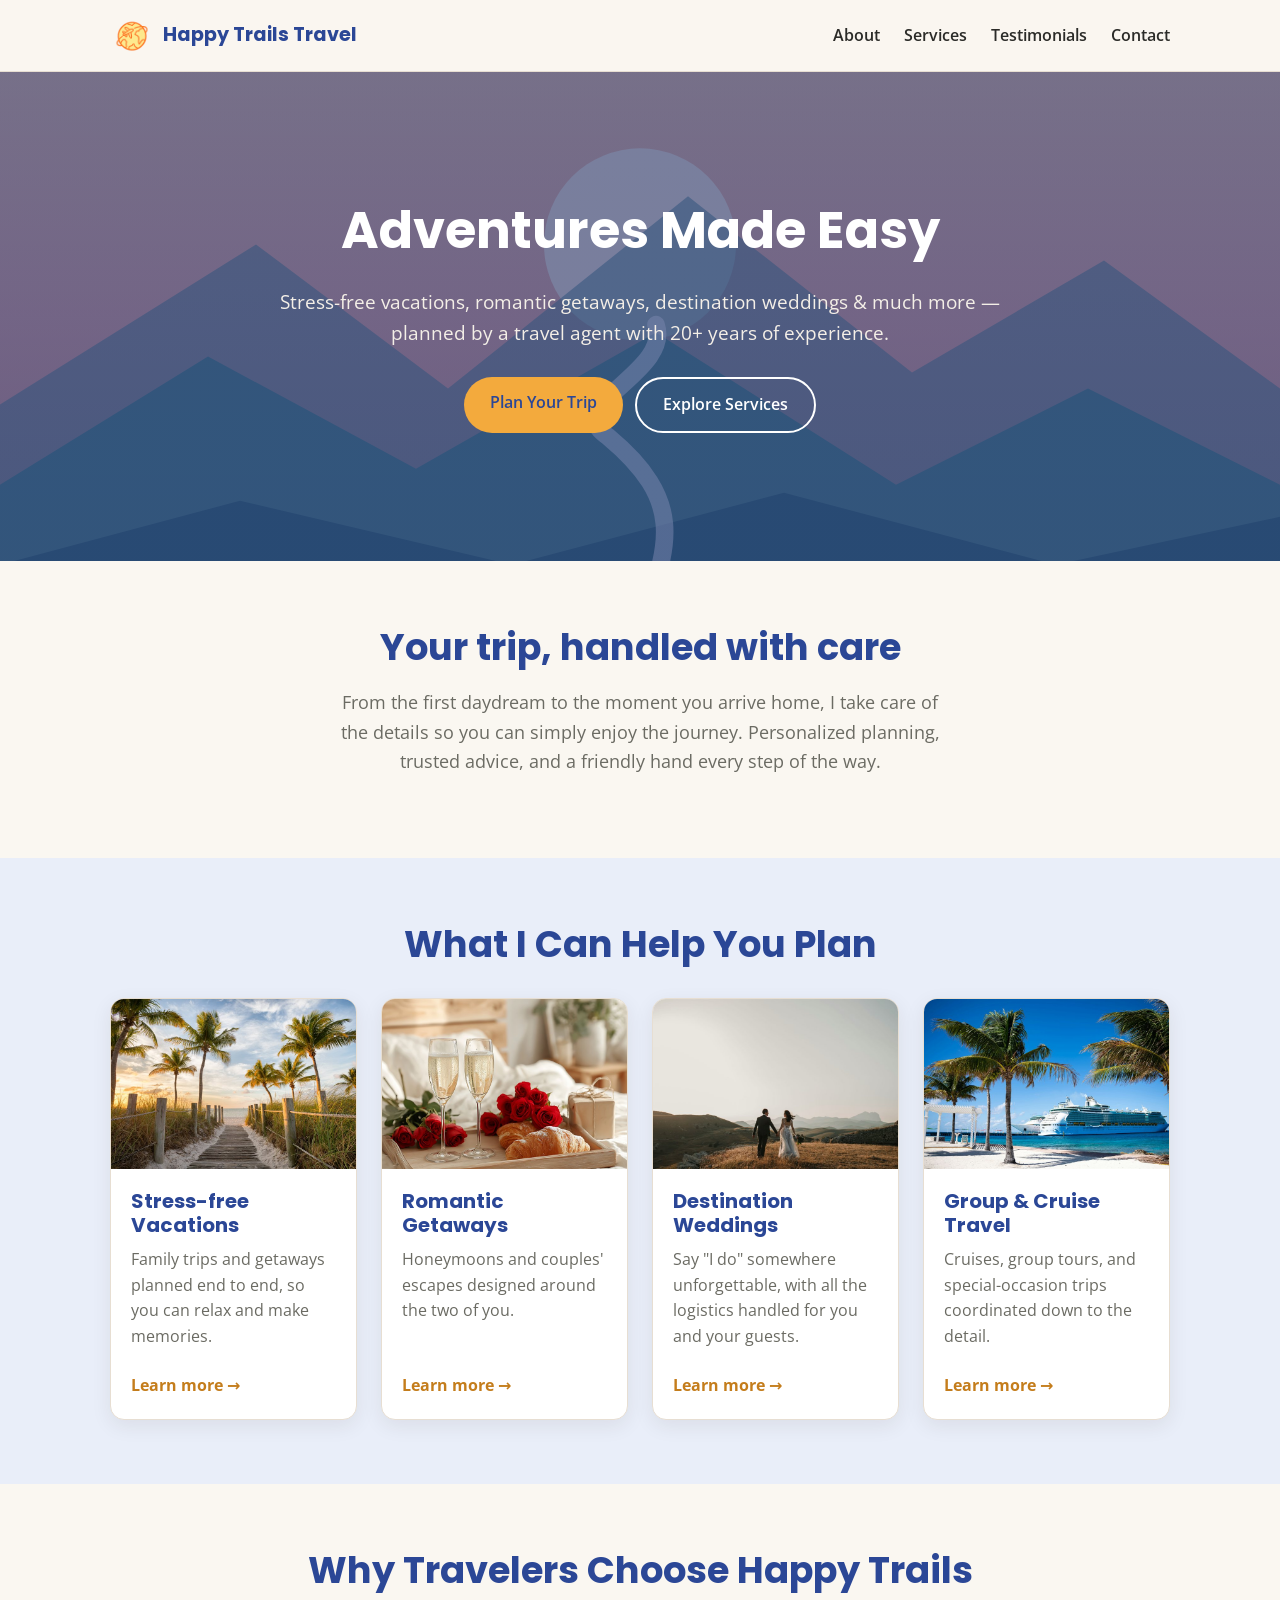
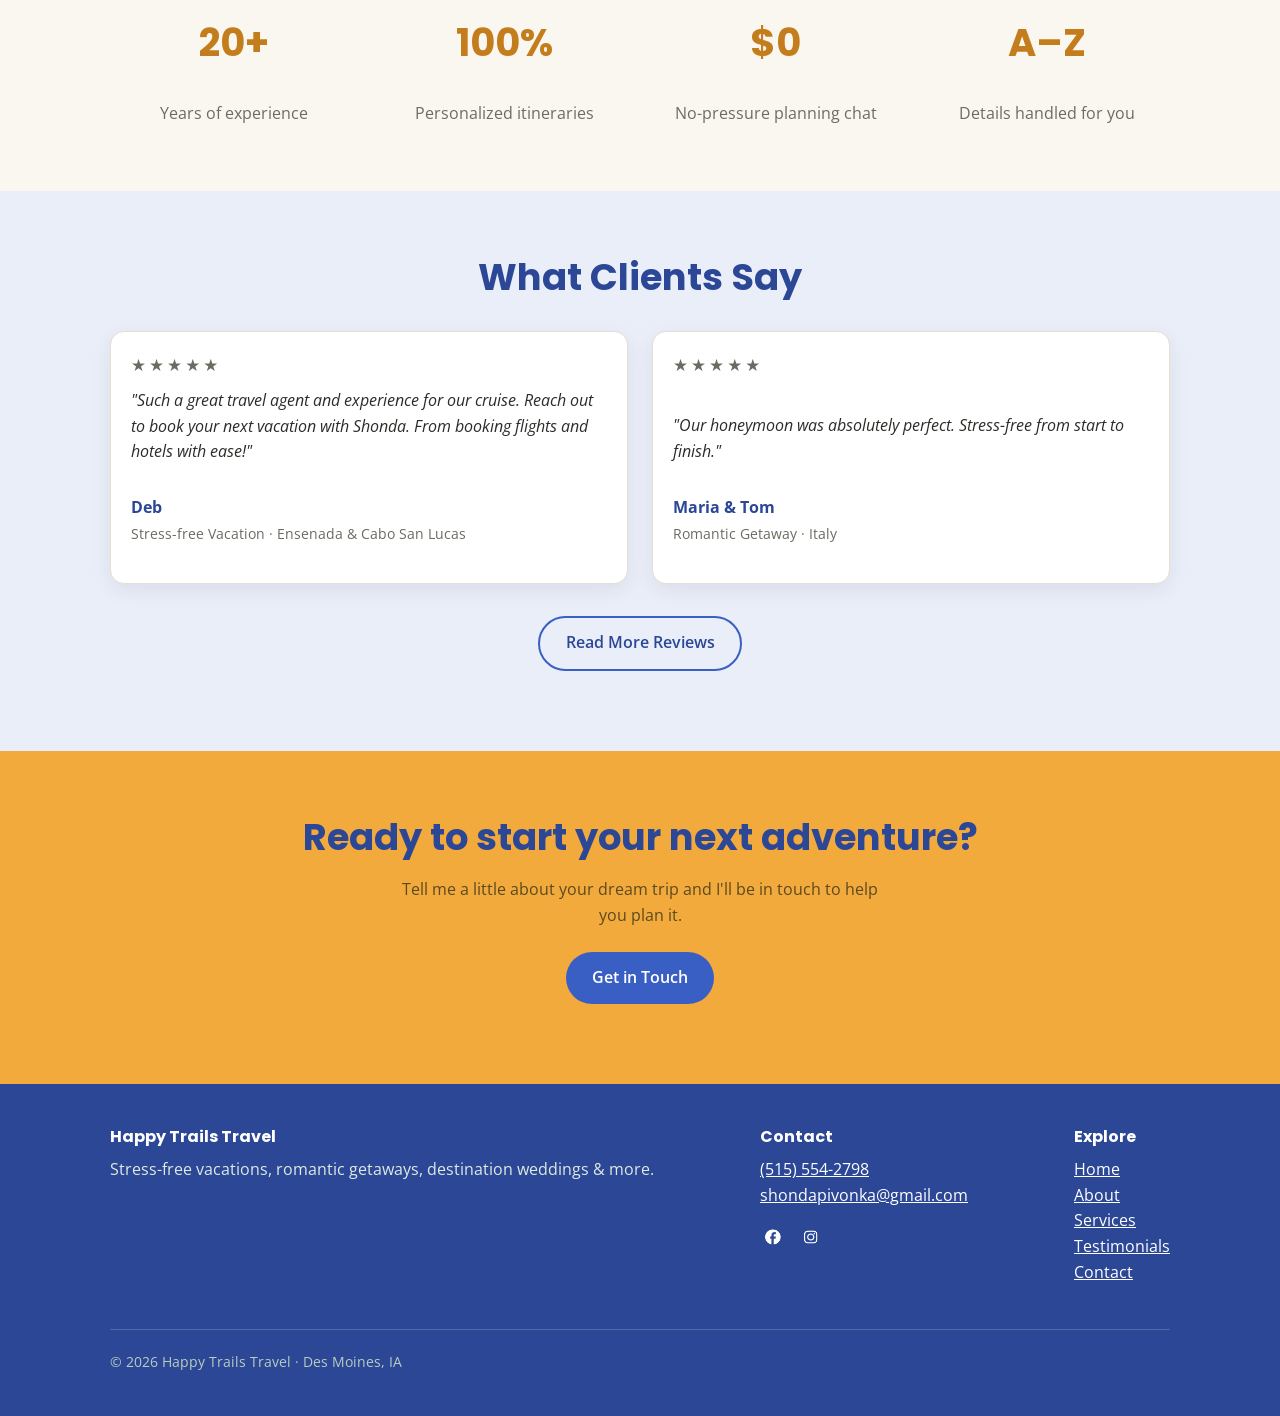
<file: index.html>
<!DOCTYPE html>
<html lang="en">
<head>
  <meta charset="UTF-8">
  <meta name="viewport" content="width=device-width, initial-scale=1.0">
  <title>Happy Trails Travel | Stress-free Vacations &amp; Getaways</title>
  <meta name="description" content="Happy Trails Travel — a travel agent with 20+ years of experience helping you plan stress-free vacations, romantic getaways, destination weddings and more. Based in Des Moines, IA.">
  <link rel="preconnect" href="https://fonts.googleapis.com">
  <link rel="preconnect" href="https://fonts.gstatic.com" crossorigin>
  <link href="https://fonts.googleapis.com/css2?family=Poppins:wght@600;700&family=Open+Sans:wght@400;600&display=swap" rel="stylesheet">
  <link rel="icon" type="image/png" sizes="32x32" href="images/logo/HappyTrailsNoText-32x32.png">
  <link rel="icon" type="image/png" sizes="16x16" href="images/logo/HappyTrailsNoText-16x16.png">
  <link rel="apple-touch-icon" href="images/logo/HappyTrailsNoText-180x180.png">
  <link rel="stylesheet" href="css/style.css">
  <!--
    Structured data (schema.org TravelAgency) for local SEO / Google.
    Replace REPLACE-WITH-YOUR-DOMAIN with your live site URL once published,
    e.g. https://your-username.github.io/HappyTrailsTravelCompany
  -->
  <script type="application/ld+json">
  {
    "@context": "https://schema.org",
    "@type": "TravelAgency",
    "name": "Happy Trails Travel",
    "description": "Travel agent with 20+ years of experience helping you plan stress-free vacations, romantic getaways, destination weddings, and group & cruise travel.",
    "url": "https://REPLACE-WITH-YOUR-DOMAIN/",
    "logo": "https://REPLACE-WITH-YOUR-DOMAIN/images/logo/HappyTrailsTravel-512x512.png",
    "image": "https://REPLACE-WITH-YOUR-DOMAIN/images/logo/HappyTrailsTravel-512x512.png",
    "telephone": "+1-515-554-2798",
    "email": "shondapivonka@gmail.com",
    "address": {
      "@type": "PostalAddress",
      "addressLocality": "Des Moines",
      "addressRegion": "IA",
      "addressCountry": "US"
    },
    "areaServed": "United States",
    "sameAs": [
      "https://www.facebook.com/profile.php?id=100043407884008",
      "https://www.instagram.com/happy.trails.travel"
    ]
  }
  </script>
</head>
<body>
  <header class="site-header">
    <div class="container site-header__inner">
      <a class="brand" href="index.html">
        <img class="brand__logo" src="images/logo/HappyTrailsNoText-192x192.png" alt="">
        Happy Trails Travel
      </a>
      <button class="nav-toggle" aria-label="Toggle navigation" aria-expanded="false" aria-controls="primary-nav">
        <span class="nav-toggle__bar"></span>
      </button>
      <nav class="main-nav" id="primary-nav" aria-label="Primary">
        <ul>
          <li><a href="about.html">About</a></li>
          <li><a href="services.html">Services</a></li>
          <li><a href="testimonials.html">Testimonials</a></li>
          <li><a href="contact.html">Contact</a></li>
        </ul>
      </nav>
    </div>
  </header>

  <main>
    <!-- Hero -->
    <section class="hero">
      <div class="container hero__inner">
        <h1>Adventures Made Easy</h1>
        <p>Stress-free vacations, romantic getaways, destination weddings &amp; much more — planned by a travel agent with 20+ years of experience.</p>
        <div class="hero__cta">
          <a class="btn" href="contact.html">Plan Your Trip</a>
          <a class="btn btn--ghost" href="services.html">Explore Services</a>
        </div>
      </div>
    </section>

    <!-- Intro -->
    <section class="section">
      <div class="container text-center">
        <h2>Your trip, handled with care</h2>
        <p class="lead text-center">From the first daydream to the moment you arrive home, I take care of the details so you can simply enjoy the journey. Personalized planning, trusted advice, and a friendly hand every step of the way.</p>
      </div>
    </section>

    <!-- Services preview -->
    <section class="section bg-soft">
      <div class="container">
        <h2 class="text-center">What I Can Help You Plan</h2>
        <div class="grid" style="margin-top:2rem;">
          <article class="card">
            <img src="images/services/Vacation-810x540.jpg" alt="Palm-lined boardwalk leading to a beach at sunset">
            <div class="card__body">
              <h3>Stress-free Vacations</h3>
              <p>Family trips and getaways planned end to end, so you can relax and make memories.</p>
              <a class="card__link" href="services.html#vacations">Learn more →</a>
            </div>
          </article>
          <article class="card">
            <img src="images/services/Romantic-810x540.jpg" alt="Champagne and roses on a breakfast tray">
            <div class="card__body">
              <h3>Romantic Getaways</h3>
              <p>Honeymoons and couples' escapes designed around the two of you.</p>
              <a class="card__link" href="services.html#romantic">Learn more →</a>
            </div>
          </article>
          <article class="card">
            <img src="images/services/Wedding-810x540.jpg" alt="Bride and groom walking hand in hand through golden hills">
            <div class="card__body">
              <h3>Destination Weddings</h3>
              <p>Say "I do" somewhere unforgettable, with all the logistics handled for you and your guests.</p>
              <a class="card__link" href="services.html#weddings">Learn more →</a>
            </div>
          </article>
          <article class="card">
            <img src="images/services/Cruise-810x540.jpg" alt="Cruise ship docked beside a palm-fringed beach">
            <div class="card__body">
              <h3>Group &amp; Cruise Travel</h3>
              <p>Cruises, group tours, and special-occasion trips coordinated down to the detail.</p>
              <a class="card__link" href="services.html#group">Learn more →</a>
            </div>
          </article>
        </div>
      </div>
    </section>

    <!-- Why us -->
    <section class="section">
      <div class="container">
        <h2 class="text-center">Why Travelers Choose Happy Trails</h2>
        <div class="stats" style="margin-top:2rem;">
          <div class="stat">
            <p class="stat__num">20+</p>
            <p class="stat__label">Years of experience</p>
          </div>
          <div class="stat">
            <p class="stat__num">100%</p>
            <p class="stat__label">Personalized itineraries</p>
          </div>
          <div class="stat">
            <p class="stat__num">$0</p>
            <p class="stat__label">No-pressure planning chat</p>
          </div>
          <div class="stat">
            <p class="stat__num">A–Z</p>
            <p class="stat__label">Details handled for you</p>
          </div>
        </div>
      </div>
    </section>

    <!-- Testimonials preview -->
    <section class="section bg-soft">
      <div class="container">
        <h2 class="text-center">What Clients Say</h2>
        <div class="grid" style="margin-top:2rem;">
          <article class="card">
            <div class="card__body">
              <p class="stars" aria-label="5 out of 5 stars">★★★★★</p>
              <p class="quote">"Such a great travel agent and experience for our cruise. Reach out to book your next vacation with Shonda. From booking flights and hotels with ease!"</p>
              <p class="attribution">
                <span class="attribution__name">Deb</span>
                <span class="attribution__trip">Stress-free Vacation · Ensenada &amp; Cabo San Lucas</span>
              </p>
            </div>
          </article>
          <article class="card">
            <div class="card__body">
              <p class="stars" aria-label="5 out of 5 stars">★★★★★</p>
              <p class="quote">"Our honeymoon was absolutely perfect. Stress-free from start to finish."</p>
              <p class="attribution">
                <span class="attribution__name">Maria &amp; Tom</span>
                <span class="attribution__trip">Romantic Getaway · Italy</span>
              </p>
            </div>
          </article>
        </div>
        <p class="text-center" style="margin-top:2rem;">
          <a class="btn btn--ghost" href="testimonials.html">Read More Reviews</a>
        </p>
      </div>
    </section>

    <!-- CTA band -->
    <section class="section cta-band">
      <div class="container">
        <h2>Ready to start your next adventure?</h2>
        <p>Tell me a little about your dream trip and I'll be in touch to help you plan it.</p>
        <p style="margin-top:1.5rem;"><a class="btn" href="contact.html">Get in Touch</a></p>
      </div>
    </section>
  </main>

  <footer class="site-footer">
    <div class="container">
      <div class="site-footer__grid">
        <div>
          <h4>Happy Trails Travel</h4>
          <p>Stress-free vacations, romantic getaways, destination weddings &amp; more.</p>
        </div>
        <div>
          <h4>Contact</h4>
          <p>
            <a href="tel:+15155542798">(515) 554-2798</a><br>
            <a href="mailto:shondapivonka@gmail.com">shondapivonka@gmail.com</a>
          </p>
          <div class="social-links">
            <a href="https://www.facebook.com/profile.php?id=100043407884008" target="_blank" rel="noopener" aria-label="Happy Trails Travel on Facebook"><img src="images/branding/facebook.png" alt="Facebook"></a>
            <a href="https://www.instagram.com/happy.trails.travel" target="_blank" rel="noopener" aria-label="Happy Trails Travel on Instagram"><img src="images/branding/instagram.png" alt="Instagram"></a>
          </div>
        </div>
        <div>
          <h4>Explore</h4>
          <p>
            <a href="index.html">Home</a><br>
            <a href="about.html">About</a><br>
            <a href="services.html">Services</a><br>
            <a href="testimonials.html">Testimonials</a><br>
            <a href="contact.html">Contact</a>
          </p>
        </div>
      </div>
      <p class="site-footer__bottom">© <span id="year">2026</span> Happy Trails Travel · Des Moines, IA</p>
    </div>
  </footer>

  <script src="js/main.js"></script>
</body>
</html>
</file>
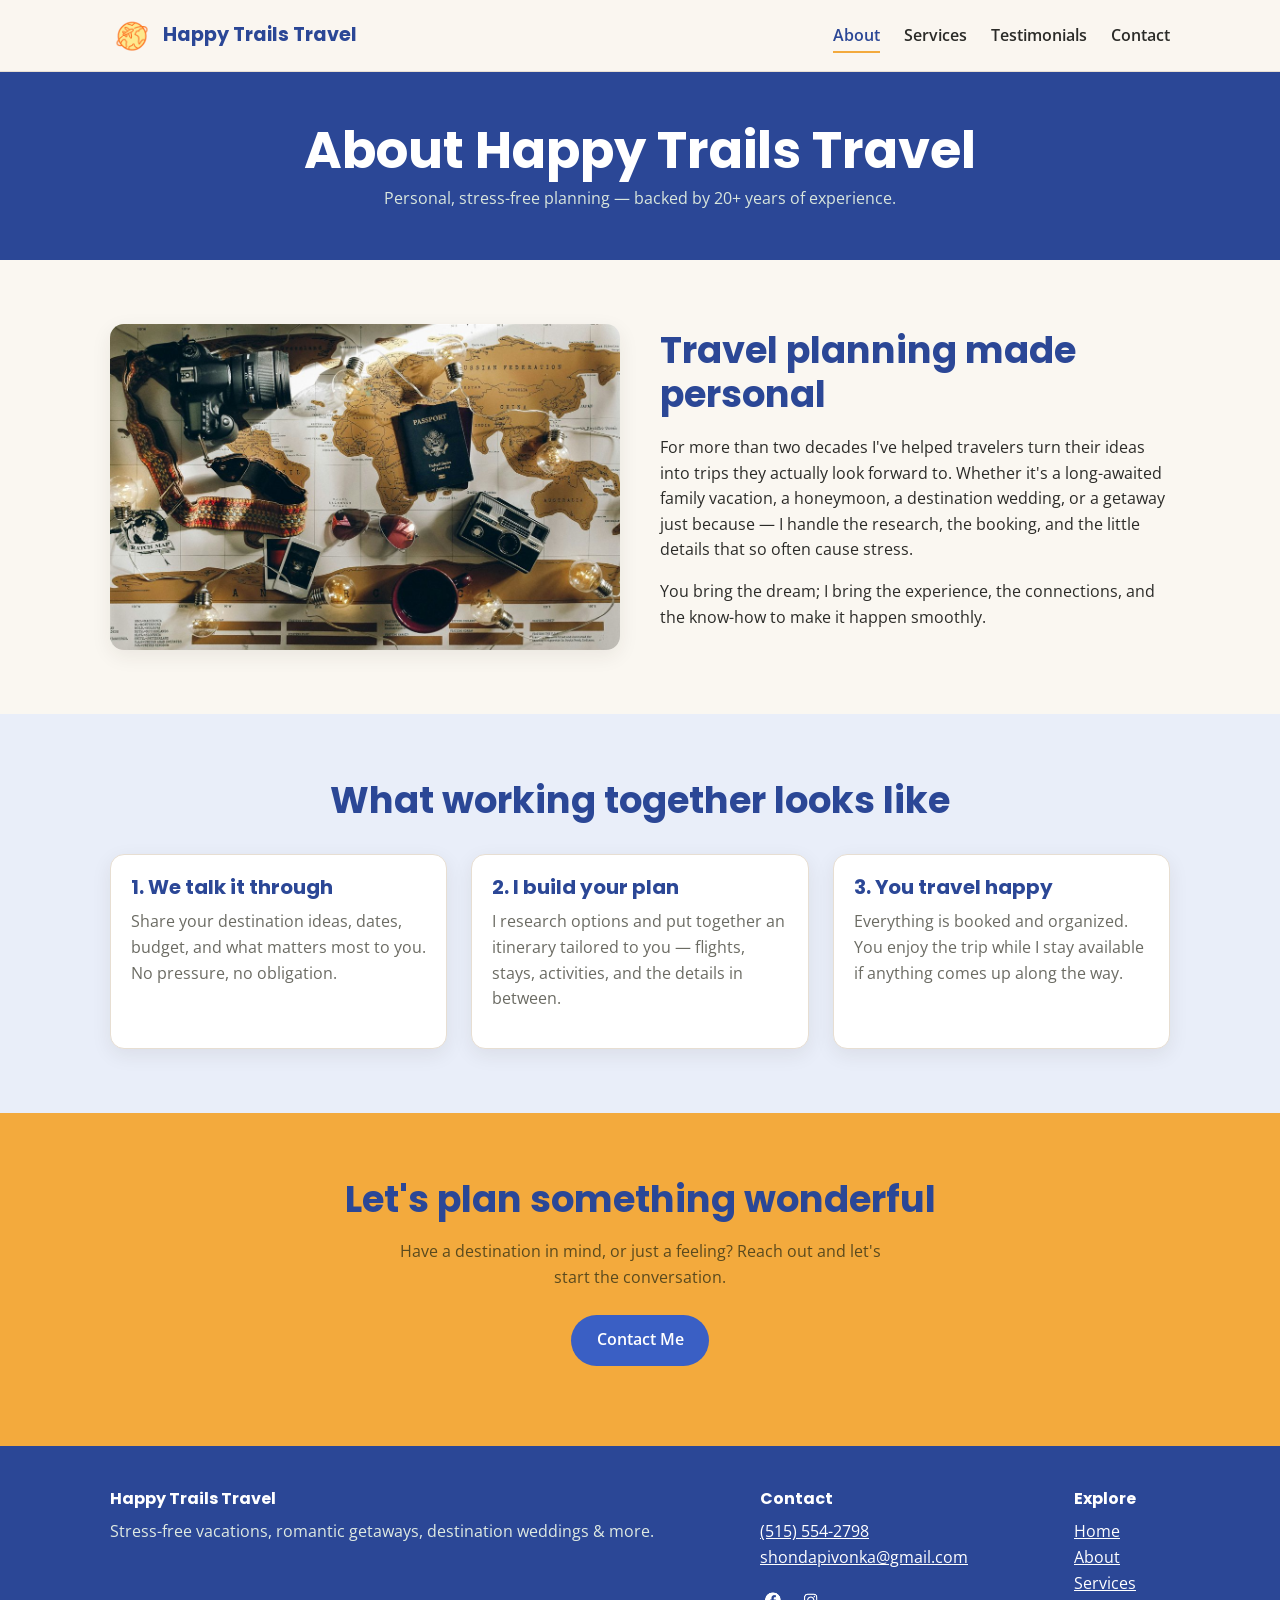
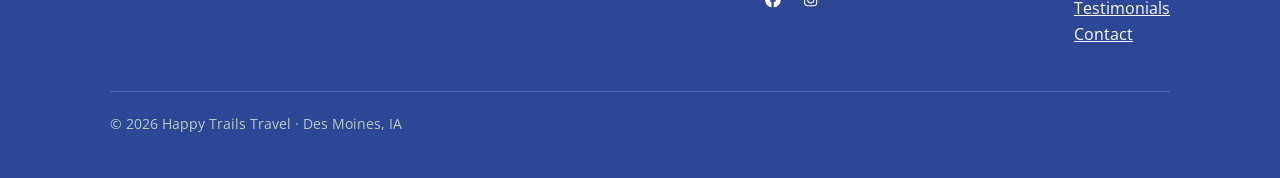
<file: about.html>
<!DOCTYPE html>
<html lang="en">
<head>
  <meta charset="UTF-8">
  <meta name="viewport" content="width=device-width, initial-scale=1.0">
  <title>About | Happy Trails Travel</title>
  <meta name="description" content="Meet Happy Trails Travel — a travel agent with 20+ years of experience providing personal, stress-free trip planning from Des Moines, IA.">
  <link rel="preconnect" href="https://fonts.googleapis.com">
  <link rel="preconnect" href="https://fonts.gstatic.com" crossorigin>
  <link href="https://fonts.googleapis.com/css2?family=Poppins:wght@600;700&family=Open+Sans:wght@400;600&display=swap" rel="stylesheet">
  <link rel="icon" type="image/png" sizes="32x32" href="images/logo/HappyTrailsNoText-32x32.png">
  <link rel="icon" type="image/png" sizes="16x16" href="images/logo/HappyTrailsNoText-16x16.png">
  <link rel="apple-touch-icon" href="images/logo/HappyTrailsNoText-180x180.png">
  <link rel="stylesheet" href="css/style.css">
  <!--
    Structured data (schema.org TravelAgency) for local SEO / Google.
    Replace REPLACE-WITH-YOUR-DOMAIN with your live site URL once published,
    e.g. https://your-username.github.io/HappyTrailsTravelCompany
  -->
  <script type="application/ld+json">
  {
    "@context": "https://schema.org",
    "@type": "TravelAgency",
    "name": "Happy Trails Travel",
    "description": "Travel agent with 20+ years of experience helping you plan stress-free vacations, romantic getaways, destination weddings, and group & cruise travel.",
    "url": "https://REPLACE-WITH-YOUR-DOMAIN/",
    "logo": "https://REPLACE-WITH-YOUR-DOMAIN/images/logo/HappyTrailsTravel-512x512.png",
    "image": "https://REPLACE-WITH-YOUR-DOMAIN/images/logo/HappyTrailsTravel-512x512.png",
    "telephone": "+1-515-554-2798",
    "email": "shondapivonka@gmail.com",
    "address": {
      "@type": "PostalAddress",
      "addressLocality": "Des Moines",
      "addressRegion": "IA",
      "addressCountry": "US"
    },
    "areaServed": "United States",
    "sameAs": [
      "https://www.facebook.com/profile.php?id=100043407884008",
      "https://www.instagram.com/happy.trails.travel"
    ]
  }
  </script>
</head>
<body>
  <header class="site-header">
    <div class="container site-header__inner">
      <a class="brand" href="index.html">
        <img class="brand__logo" src="images/logo/HappyTrailsNoText-192x192.png" alt="">
        Happy Trails Travel
      </a>
      <button class="nav-toggle" aria-label="Toggle navigation" aria-expanded="false" aria-controls="primary-nav">
        <span class="nav-toggle__bar"></span>
      </button>
      <nav class="main-nav" id="primary-nav" aria-label="Primary">
        <ul>
          <li><a href="about.html" aria-current="page">About</a></li>
          <li><a href="services.html">Services</a></li>
          <li><a href="testimonials.html">Testimonials</a></li>
          <li><a href="contact.html">Contact</a></li>
        </ul>
      </nav>
    </div>
  </header>

  <main>
    <section class="page-banner">
      <div class="container">
        <h1>About Happy Trails Travel</h1>
        <p>Personal, stress-free planning — backed by 20+ years of experience.</p>
      </div>
    </section>

    <section class="section">
      <div class="container">
        <div class="feature">
          <div class="feature__media">
            <img src="images/about-web.jpg" alt="Travel planning flat lay with a world map, camera, passport, and coffee">
          </div>
          <div>
            <h2>Travel planning made personal</h2>
            <p>For more than two decades I've helped travelers turn their ideas into trips they actually look forward to. Whether it's a long-awaited family vacation, a honeymoon, a destination wedding, or a getaway just because — I handle the research, the booking, and the little details that so often cause stress.</p>
            <p>You bring the dream; I bring the experience, the connections, and the know-how to make it happen smoothly.</p>
          </div>
        </div>
      </div>
    </section>

    <section class="section bg-soft">
      <div class="container">
        <h2 class="text-center">What working together looks like</h2>
        <div class="grid" style="margin-top:2rem;">
          <article class="card">
            <div class="card__body">
              <h3>1. We talk it through</h3>
              <p>Share your destination ideas, dates, budget, and what matters most to you. No pressure, no obligation.</p>
            </div>
          </article>
          <article class="card">
            <div class="card__body">
              <h3>2. I build your plan</h3>
              <p>I research options and put together an itinerary tailored to you — flights, stays, activities, and the details in between.</p>
            </div>
          </article>
          <article class="card">
            <div class="card__body">
              <h3>3. You travel happy</h3>
              <p>Everything is booked and organized. You enjoy the trip while I stay available if anything comes up along the way.</p>
            </div>
          </article>
        </div>
      </div>
    </section>

    <section class="section cta-band">
      <div class="container">
        <h2>Let's plan something wonderful</h2>
        <p>Have a destination in mind, or just a feeling? Reach out and let's start the conversation.</p>
        <p style="margin-top:1.5rem;"><a class="btn" href="contact.html">Contact Me</a></p>
      </div>
    </section>
  </main>

  <footer class="site-footer">
    <div class="container">
      <div class="site-footer__grid">
        <div>
          <h4>Happy Trails Travel</h4>
          <p>Stress-free vacations, romantic getaways, destination weddings &amp; more.</p>
        </div>
        <div>
          <h4>Contact</h4>
          <p>
            <a href="tel:+15155542798">(515) 554-2798</a><br>
            <a href="mailto:shondapivonka@gmail.com">shondapivonka@gmail.com</a>
          </p>
          <div class="social-links">
            <a href="https://www.facebook.com/profile.php?id=100043407884008" target="_blank" rel="noopener" aria-label="Happy Trails Travel on Facebook"><img src="images/branding/facebook.png" alt="Facebook"></a>
            <a href="https://www.instagram.com/happy.trails.travel" target="_blank" rel="noopener" aria-label="Happy Trails Travel on Instagram"><img src="images/branding/instagram.png" alt="Instagram"></a>
          </div>
        </div>
        <div>
          <h4>Explore</h4>
          <p>
            <a href="index.html">Home</a><br>
            <a href="about.html">About</a><br>
            <a href="services.html">Services</a><br>
            <a href="testimonials.html">Testimonials</a><br>
            <a href="contact.html">Contact</a>
          </p>
        </div>
      </div>
      <p class="site-footer__bottom">© <span id="year">2026</span> Happy Trails Travel · Des Moines, IA</p>
    </div>
  </footer>

  <script src="js/main.js"></script>
</body>
</html>
</file>
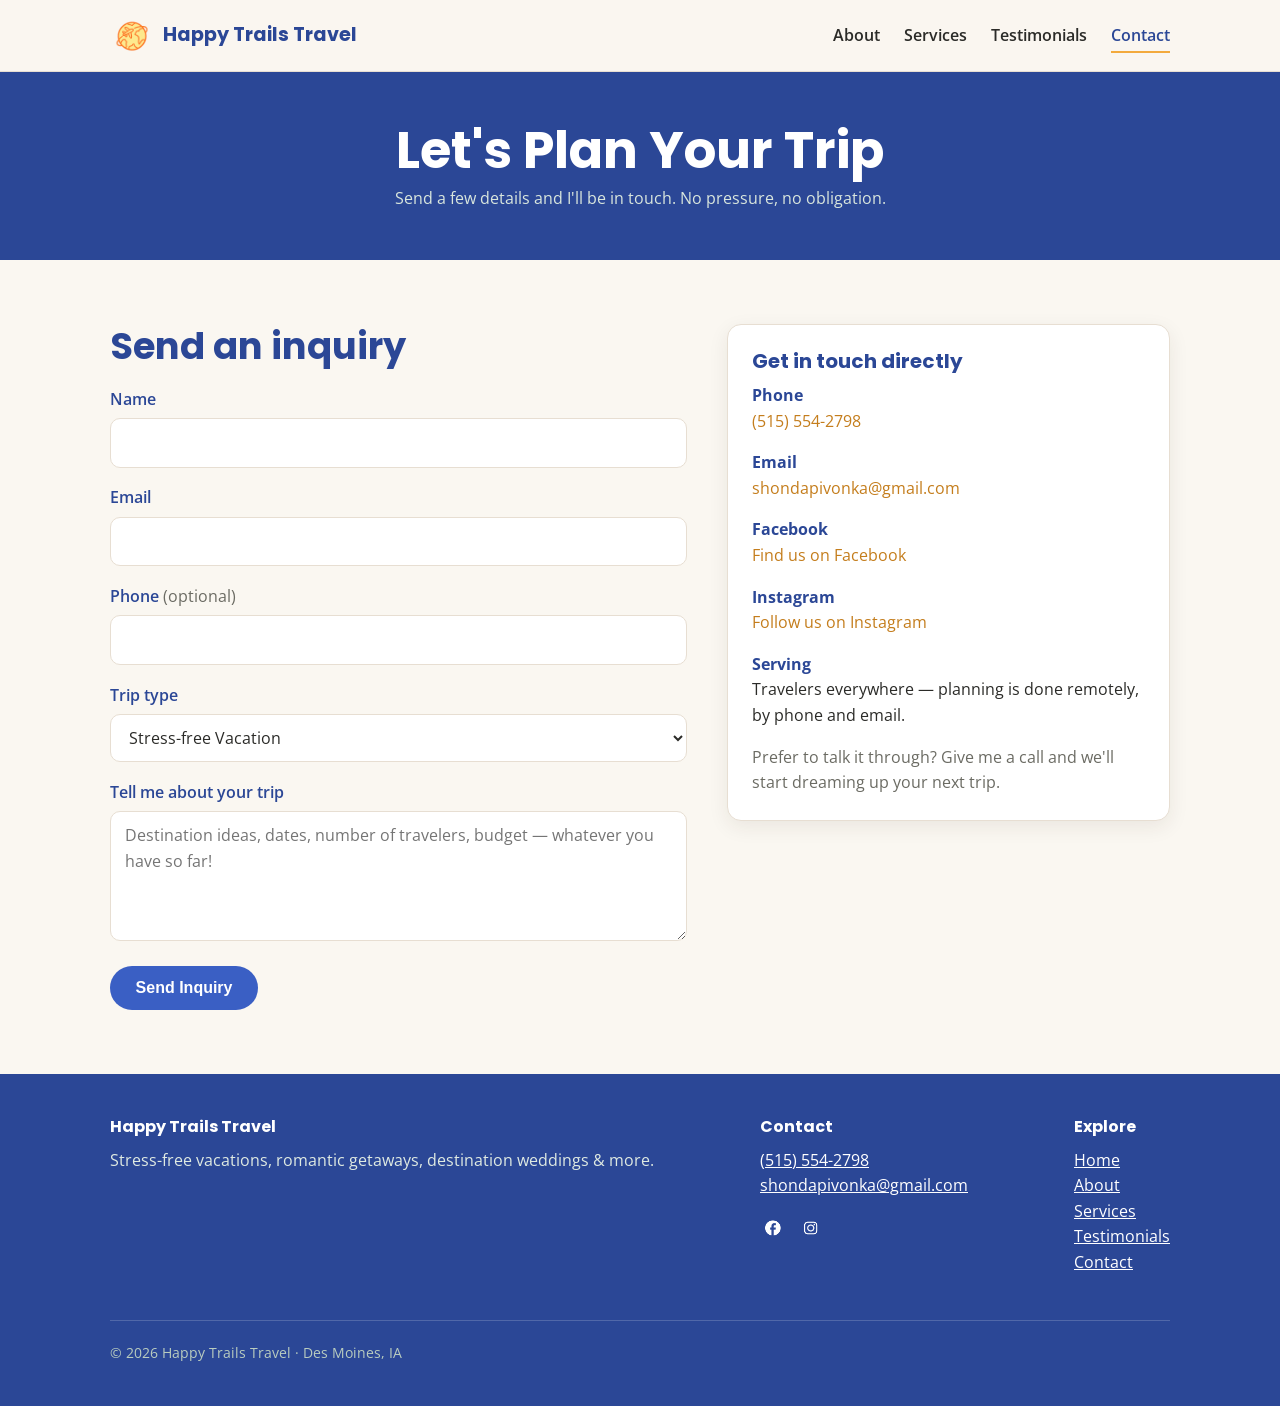
<file: contact.html>
<!DOCTYPE html>
<html lang="en">
<head>
  <meta charset="UTF-8">
  <meta name="viewport" content="width=device-width, initial-scale=1.0">
  <title>Contact | Happy Trails Travel</title>
  <meta name="description" content="Contact Happy Trails Travel to start planning your trip. Call (515) 554-2798 or send an inquiry. Based in Des Moines, IA.">
  <link rel="preconnect" href="https://fonts.googleapis.com">
  <link rel="preconnect" href="https://fonts.gstatic.com" crossorigin>
  <link href="https://fonts.googleapis.com/css2?family=Poppins:wght@600;700&family=Open+Sans:wght@400;600&display=swap" rel="stylesheet">
  <link rel="icon" type="image/png" sizes="32x32" href="images/logo/HappyTrailsNoText-32x32.png">
  <link rel="icon" type="image/png" sizes="16x16" href="images/logo/HappyTrailsNoText-16x16.png">
  <link rel="apple-touch-icon" href="images/logo/HappyTrailsNoText-180x180.png">
  <link rel="stylesheet" href="css/style.css">
  <!--
    Structured data (schema.org TravelAgency) for local SEO / Google.
    Replace REPLACE-WITH-YOUR-DOMAIN with your live site URL once published,
    e.g. https://your-username.github.io/HappyTrailsTravelCompany
  -->
  <script type="application/ld+json">
  {
    "@context": "https://schema.org",
    "@type": "TravelAgency",
    "name": "Happy Trails Travel",
    "description": "Travel agent with 20+ years of experience helping you plan stress-free vacations, romantic getaways, destination weddings, and group & cruise travel.",
    "url": "https://REPLACE-WITH-YOUR-DOMAIN/",
    "logo": "https://REPLACE-WITH-YOUR-DOMAIN/images/logo/HappyTrailsTravel-512x512.png",
    "image": "https://REPLACE-WITH-YOUR-DOMAIN/images/logo/HappyTrailsTravel-512x512.png",
    "telephone": "+1-515-554-2798",
    "email": "shondapivonka@gmail.com",
    "address": {
      "@type": "PostalAddress",
      "addressLocality": "Des Moines",
      "addressRegion": "IA",
      "addressCountry": "US"
    },
    "areaServed": "United States",
    "sameAs": [
      "https://www.facebook.com/profile.php?id=100043407884008",
      "https://www.instagram.com/happy.trails.travel"
    ]
  }
  </script>
</head>
<body>
  <header class="site-header">
    <div class="container site-header__inner">
      <a class="brand" href="index.html">
        <img class="brand__logo" src="images/logo/HappyTrailsNoText-192x192.png" alt="">
        Happy Trails Travel
      </a>
      <button class="nav-toggle" aria-label="Toggle navigation" aria-expanded="false" aria-controls="primary-nav">
        <span class="nav-toggle__bar"></span>
      </button>
      <nav class="main-nav" id="primary-nav" aria-label="Primary">
        <ul>
          <li><a href="about.html">About</a></li>
          <li><a href="services.html">Services</a></li>
          <li><a href="testimonials.html">Testimonials</a></li>
          <li><a href="contact.html" aria-current="page">Contact</a></li>
        </ul>
      </nav>
    </div>
  </header>

  <main>
    <section class="page-banner">
      <div class="container">
        <h1>Let's Plan Your Trip</h1>
        <p>Send a few details and I'll be in touch. No pressure, no obligation.</p>
      </div>
    </section>

    <section class="section">
      <div class="container">
        <div class="contact-grid">
          <!-- Inquiry form -->
          <div>
            <h2>Send an inquiry</h2>
            <!--
              ===========================================================
              FORMSPREE SETUP
              1. Create a free form at https://formspree.io
              2. Copy your form endpoint (looks like https://formspree.io/f/abcdwxyz)
              3. Replace YOUR_FORM_ID below with your form's ID.
              ===========================================================
            -->
            <form action="https://formspree.io/f/YOUR_FORM_ID" method="POST">
              <div class="form-field">
                <label for="name">Name</label>
                <input type="text" id="name" name="name" required>
              </div>
              <div class="form-field">
                <label for="email">Email</label>
                <input type="email" id="email" name="email" required>
              </div>
              <div class="form-field">
                <label for="phone">Phone <span style="font-weight:400;color:#6b6b63;">(optional)</span></label>
                <input type="tel" id="phone" name="phone">
              </div>
              <div class="form-field">
                <label for="trip-type">Trip type</label>
                <select id="trip-type" name="trip-type">
                  <option value="Stress-free Vacation">Stress-free Vacation</option>
                  <option value="Romantic Getaway">Romantic Getaway</option>
                  <option value="Destination Wedding">Destination Wedding</option>
                  <option value="Group &amp; Cruise Travel">Group &amp; Cruise Travel</option>
                  <option value="Other">Other</option>
                </select>
              </div>
              <div class="form-field">
                <label for="message">Tell me about your trip</label>
                <textarea id="message" name="message" placeholder="Destination ideas, dates, number of travelers, budget — whatever you have so far!" required></textarea>
              </div>
              <button type="submit" class="btn">Send Inquiry</button>
            </form>
          </div>

          <!-- Contact details -->
          <aside class="info-card">
            <h3>Get in touch directly</h3>
            <div class="info-item">
              <span>Phone</span>
              <a href="tel:+15155542798">(515) 554-2798</a>
            </div>
            <div class="info-item">
              <span>Email</span>
              <a href="mailto:shondapivonka@gmail.com">shondapivonka@gmail.com</a>
            </div>
            <div class="info-item">
              <span>Facebook</span>
              <a href="https://www.facebook.com/profile.php?id=100043407884008" target="_blank" rel="noopener">Find us on Facebook</a>
            </div>
            <div class="info-item">
              <span>Instagram</span>
              <a href="https://www.instagram.com/happy.trails.travel" target="_blank" rel="noopener">Follow us on Instagram</a>
            </div>
            <div class="info-item">
              <span>Serving</span>
              Travelers everywhere — planning is done remotely, by phone and email.
            </div>
            <p style="margin:0;color:#6b6b63;">Prefer to talk it through? Give me a call and we'll start dreaming up your next trip.</p>
          </aside>
        </div>
      </div>
    </section>
  </main>

  <footer class="site-footer">
    <div class="container">
      <div class="site-footer__grid">
        <div>
          <h4>Happy Trails Travel</h4>
          <p>Stress-free vacations, romantic getaways, destination weddings &amp; more.</p>
        </div>
        <div>
          <h4>Contact</h4>
          <p>
            <a href="tel:+15155542798">(515) 554-2798</a><br>
            <a href="mailto:shondapivonka@gmail.com">shondapivonka@gmail.com</a>
          </p>
          <div class="social-links">
            <a href="https://www.facebook.com/profile.php?id=100043407884008" target="_blank" rel="noopener" aria-label="Happy Trails Travel on Facebook"><img src="images/branding/facebook.png" alt="Facebook"></a>
            <a href="https://www.instagram.com/happy.trails.travel" target="_blank" rel="noopener" aria-label="Happy Trails Travel on Instagram"><img src="images/branding/instagram.png" alt="Instagram"></a>
          </div>
        </div>
        <div>
          <h4>Explore</h4>
          <p>
            <a href="index.html">Home</a><br>
            <a href="about.html">About</a><br>
            <a href="services.html">Services</a><br>
            <a href="testimonials.html">Testimonials</a><br>
            <a href="contact.html">Contact</a>
          </p>
        </div>
      </div>
      <p class="site-footer__bottom">© <span id="year">2026</span> Happy Trails Travel · Des Moines, IA</p>
    </div>
  </footer>

  <script src="js/main.js"></script>
</body>
</html>
</file>
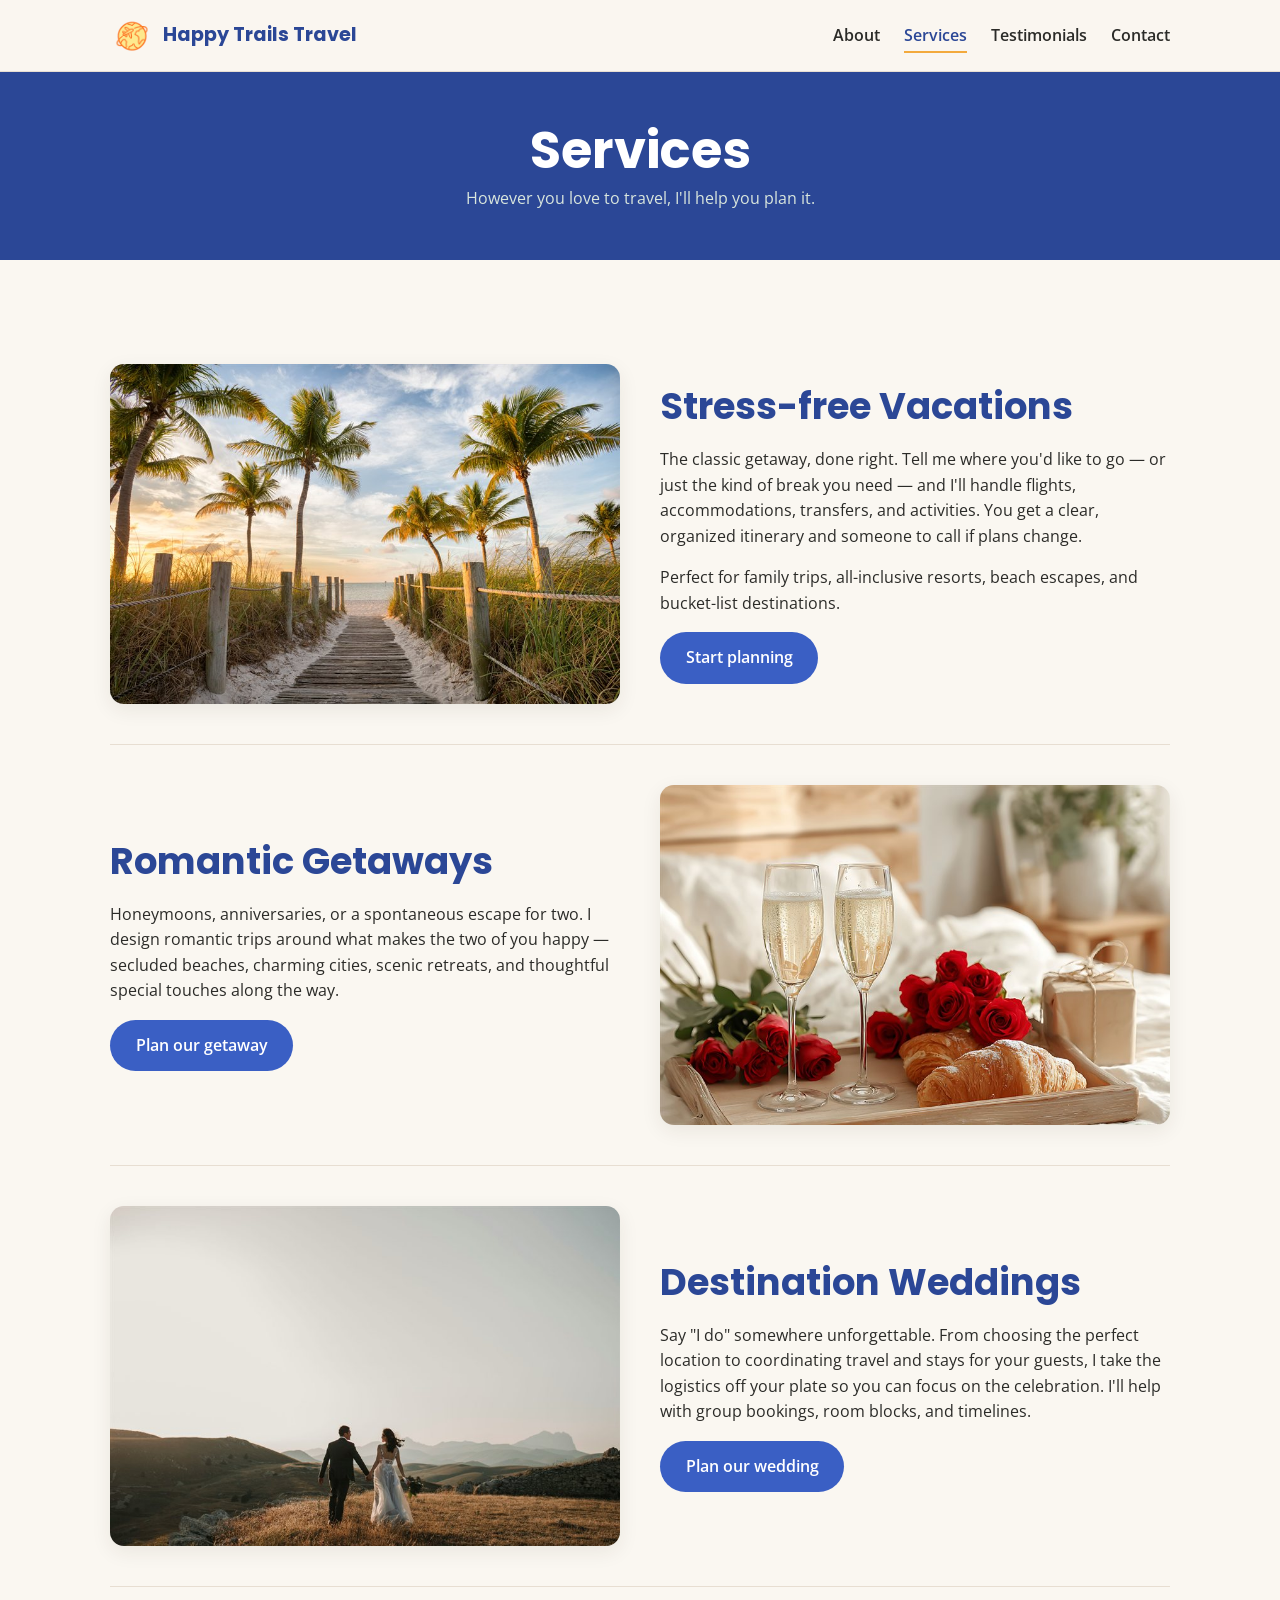
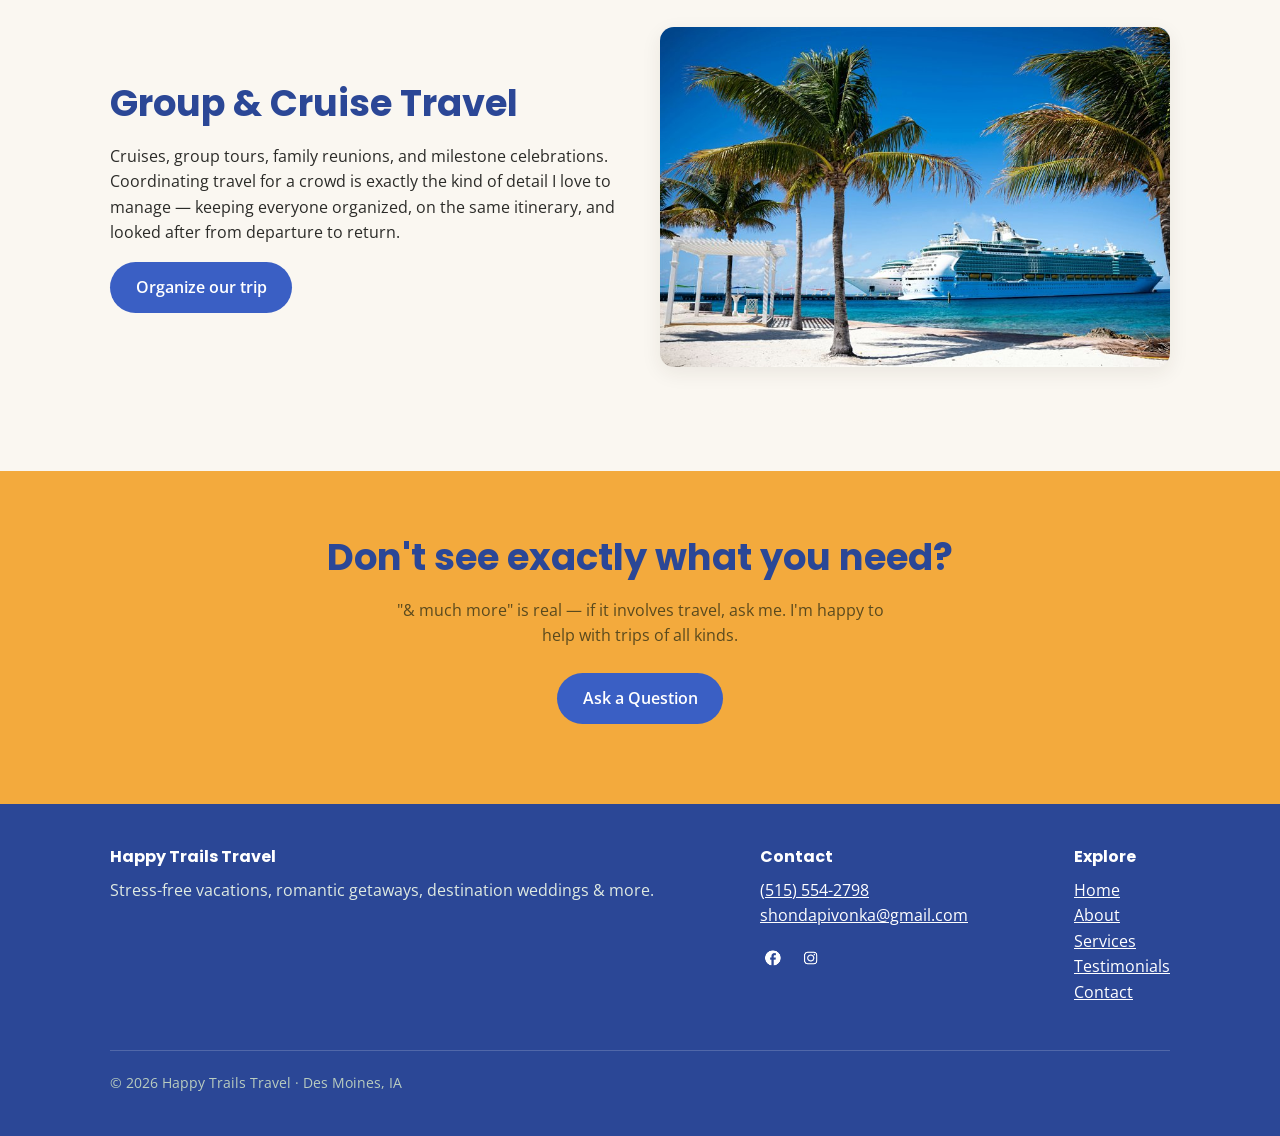
<file: services.html>
<!DOCTYPE html>
<html lang="en">
<head>
  <meta charset="UTF-8">
  <meta name="viewport" content="width=device-width, initial-scale=1.0">
  <title>Services | Happy Trails Travel</title>
  <meta name="description" content="Happy Trails Travel services: stress-free vacations, romantic getaways, destination weddings, and group & cruise travel.">
  <link rel="preconnect" href="https://fonts.googleapis.com">
  <link rel="preconnect" href="https://fonts.gstatic.com" crossorigin>
  <link href="https://fonts.googleapis.com/css2?family=Poppins:wght@600;700&family=Open+Sans:wght@400;600&display=swap" rel="stylesheet">
  <link rel="icon" type="image/png" sizes="32x32" href="images/logo/HappyTrailsNoText-32x32.png">
  <link rel="icon" type="image/png" sizes="16x16" href="images/logo/HappyTrailsNoText-16x16.png">
  <link rel="apple-touch-icon" href="images/logo/HappyTrailsNoText-180x180.png">
  <link rel="stylesheet" href="css/style.css">
  <!--
    Structured data (schema.org TravelAgency) for local SEO / Google.
    Replace REPLACE-WITH-YOUR-DOMAIN with your live site URL once published,
    e.g. https://your-username.github.io/HappyTrailsTravelCompany
  -->
  <script type="application/ld+json">
  {
    "@context": "https://schema.org",
    "@type": "TravelAgency",
    "name": "Happy Trails Travel",
    "description": "Travel agent with 20+ years of experience helping you plan stress-free vacations, romantic getaways, destination weddings, and group & cruise travel.",
    "url": "https://REPLACE-WITH-YOUR-DOMAIN/",
    "logo": "https://REPLACE-WITH-YOUR-DOMAIN/images/logo/HappyTrailsTravel-512x512.png",
    "image": "https://REPLACE-WITH-YOUR-DOMAIN/images/logo/HappyTrailsTravel-512x512.png",
    "telephone": "+1-515-554-2798",
    "email": "shondapivonka@gmail.com",
    "address": {
      "@type": "PostalAddress",
      "addressLocality": "Des Moines",
      "addressRegion": "IA",
      "addressCountry": "US"
    },
    "areaServed": "United States",
    "sameAs": [
      "https://www.facebook.com/profile.php?id=100043407884008",
      "https://www.instagram.com/happy.trails.travel"
    ]
  }
  </script>
</head>
<body>
  <header class="site-header">
    <div class="container site-header__inner">
      <a class="brand" href="index.html">
        <img class="brand__logo" src="images/logo/HappyTrailsNoText-192x192.png" alt="">
        Happy Trails Travel
      </a>
      <button class="nav-toggle" aria-label="Toggle navigation" aria-expanded="false" aria-controls="primary-nav">
        <span class="nav-toggle__bar"></span>
      </button>
      <nav class="main-nav" id="primary-nav" aria-label="Primary">
        <ul>
          <li><a href="about.html">About</a></li>
          <li><a href="services.html" aria-current="page">Services</a></li>
          <li><a href="testimonials.html">Testimonials</a></li>
          <li><a href="contact.html">Contact</a></li>
        </ul>
      </nav>
    </div>
  </header>

  <main>
    <section class="page-banner">
      <div class="container">
        <h1>Services</h1>
        <p>However you love to travel, I'll help you plan it.</p>
      </div>
    </section>

    <section class="section">
      <div class="container">

        <div class="service-row" id="vacations">
          <div class="service-row__media">
            <img src="images/services/Vacation-810x540.jpg" alt="Palm-lined boardwalk leading to a beach at sunset">
          </div>
          <div>
            <h2>Stress-free Vacations</h2>
            <p>The classic getaway, done right. Tell me where you'd like to go — or just the kind of break you need — and I'll handle flights, accommodations, transfers, and activities. You get a clear, organized itinerary and someone to call if plans change.</p>
            <p>Perfect for family trips, all-inclusive resorts, beach escapes, and bucket-list destinations.</p>
            <a class="btn" href="contact.html">Start planning</a>
          </div>
        </div>

        <div class="service-row" id="romantic">
          <div class="service-row__media">
            <img src="images/services/Romantic-810x540.jpg" alt="Champagne and roses on a breakfast tray">
          </div>
          <div>
            <h2>Romantic Getaways</h2>
            <p>Honeymoons, anniversaries, or a spontaneous escape for two. I design romantic trips around what makes the two of you happy — secluded beaches, charming cities, scenic retreats, and thoughtful special touches along the way.</p>
            <a class="btn" href="contact.html">Plan our getaway</a>
          </div>
        </div>

        <div class="service-row" id="weddings">
          <div class="service-row__media">
            <img src="images/services/Wedding-810x540.jpg" alt="Bride and groom walking hand in hand through golden hills">
          </div>
          <div>
            <h2>Destination Weddings</h2>
            <p>Say "I do" somewhere unforgettable. From choosing the perfect location to coordinating travel and stays for your guests, I take the logistics off your plate so you can focus on the celebration. I'll help with group bookings, room blocks, and timelines.</p>
            <a class="btn" href="contact.html">Plan our wedding</a>
          </div>
        </div>

        <div class="service-row" id="group">
          <div class="service-row__media">
            <img src="images/services/Cruise-810x540.jpg" alt="Cruise ship docked beside a palm-fringed beach">
          </div>
          <div>
            <h2>Group &amp; Cruise Travel</h2>
            <p>Cruises, group tours, family reunions, and milestone celebrations. Coordinating travel for a crowd is exactly the kind of detail I love to manage — keeping everyone organized, on the same itinerary, and looked after from departure to return.</p>
            <a class="btn" href="contact.html">Organize our trip</a>
          </div>
        </div>

      </div>
    </section>

    <section class="section cta-band">
      <div class="container">
        <h2>Don't see exactly what you need?</h2>
        <p>"&amp; much more" is real — if it involves travel, ask me. I'm happy to help with trips of all kinds.</p>
        <p style="margin-top:1.5rem;"><a class="btn" href="contact.html">Ask a Question</a></p>
      </div>
    </section>
  </main>

  <footer class="site-footer">
    <div class="container">
      <div class="site-footer__grid">
        <div>
          <h4>Happy Trails Travel</h4>
          <p>Stress-free vacations, romantic getaways, destination weddings &amp; more.</p>
        </div>
        <div>
          <h4>Contact</h4>
          <p>
            <a href="tel:+15155542798">(515) 554-2798</a><br>
            <a href="mailto:shondapivonka@gmail.com">shondapivonka@gmail.com</a>
          </p>
          <div class="social-links">
            <a href="https://www.facebook.com/profile.php?id=100043407884008" target="_blank" rel="noopener" aria-label="Happy Trails Travel on Facebook"><img src="images/branding/facebook.png" alt="Facebook"></a>
            <a href="https://www.instagram.com/happy.trails.travel" target="_blank" rel="noopener" aria-label="Happy Trails Travel on Instagram"><img src="images/branding/instagram.png" alt="Instagram"></a>
          </div>
        </div>
        <div>
          <h4>Explore</h4>
          <p>
            <a href="index.html">Home</a><br>
            <a href="about.html">About</a><br>
            <a href="services.html">Services</a><br>
            <a href="testimonials.html">Testimonials</a><br>
            <a href="contact.html">Contact</a>
          </p>
        </div>
      </div>
      <p class="site-footer__bottom">© <span id="year">2026</span> Happy Trails Travel · Des Moines, IA</p>
    </div>
  </footer>

  <script src="js/main.js"></script>
</body>
</html>
</file>
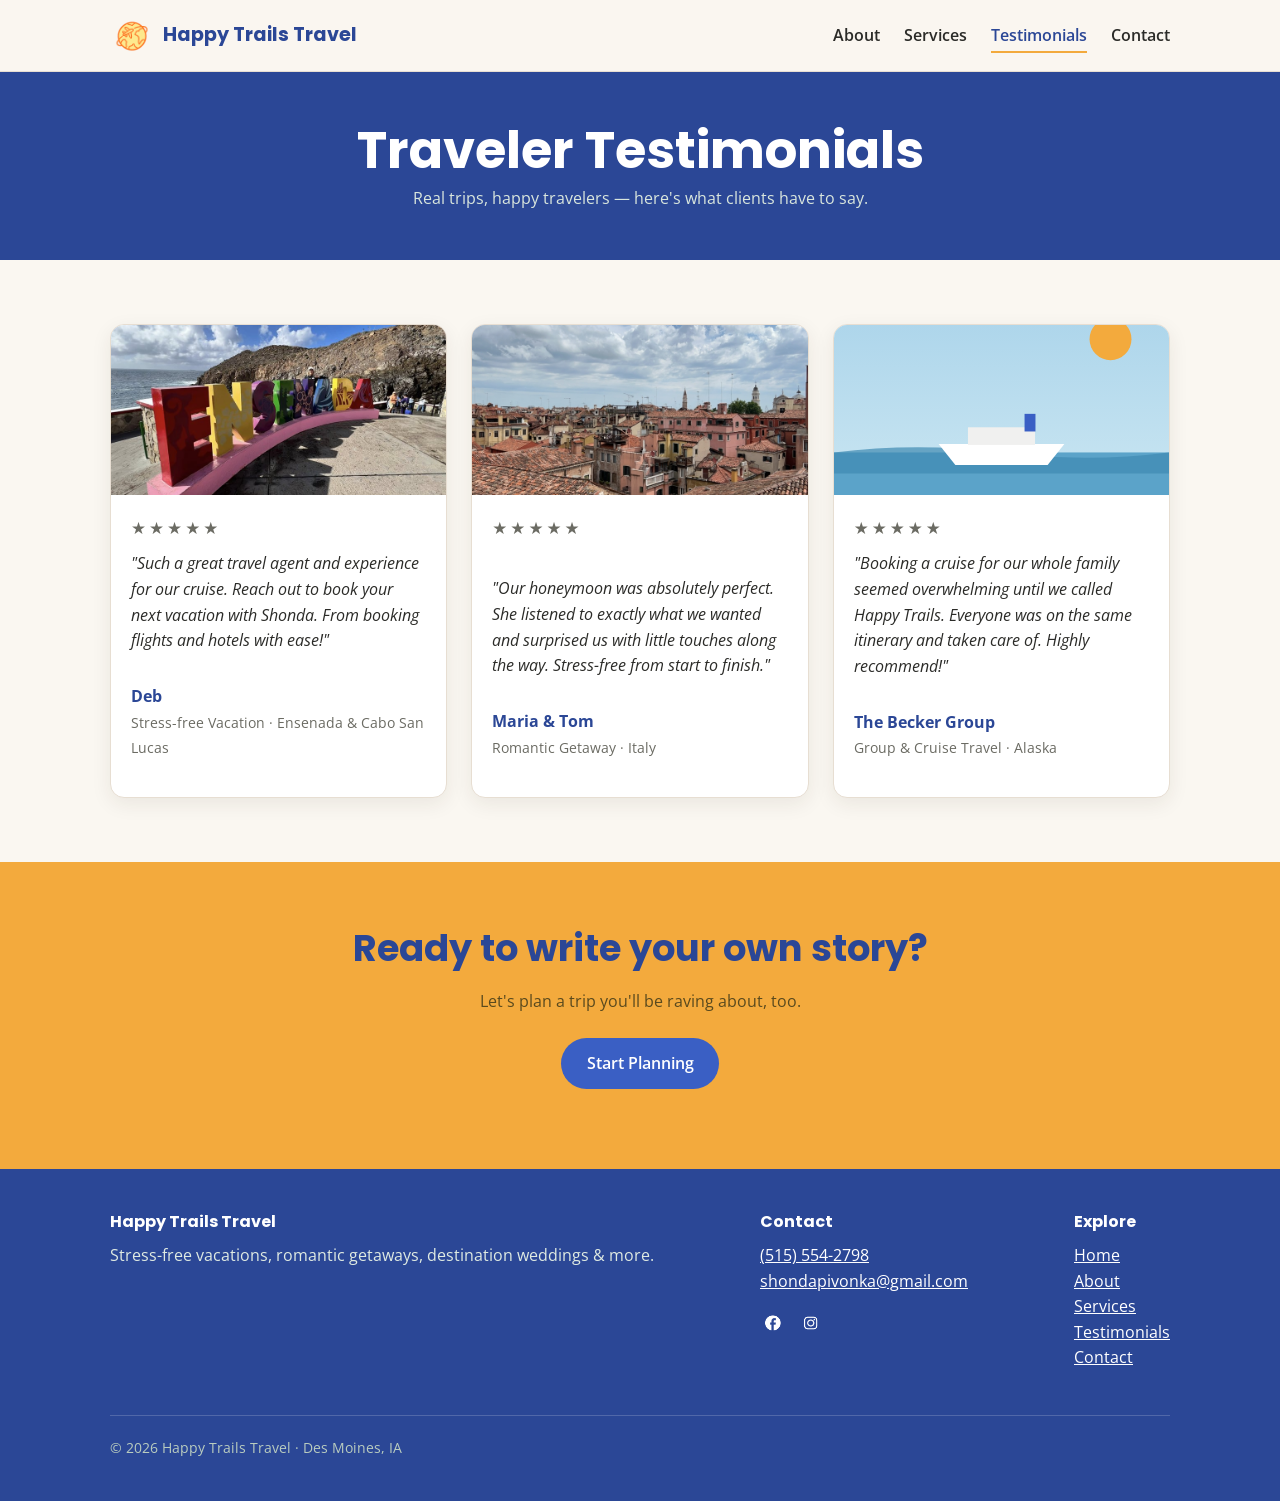
<file: testimonials.html>
<!DOCTYPE html>
<html lang="en">
<head>
  <meta charset="UTF-8">
  <meta name="viewport" content="width=device-width, initial-scale=1.0">
  <title>Testimonials | Happy Trails Travel</title>
  <meta name="description" content="Reviews from Happy Trails Travel clients — real stories and photos from stress-free vacations, romantic getaways, destination weddings, and cruises.">
  <link rel="preconnect" href="https://fonts.googleapis.com">
  <link rel="preconnect" href="https://fonts.gstatic.com" crossorigin>
  <link href="https://fonts.googleapis.com/css2?family=Poppins:wght@600;700&family=Open+Sans:wght@400;600&display=swap" rel="stylesheet">
  <link rel="icon" type="image/png" sizes="32x32" href="images/logo/HappyTrailsNoText-32x32.png">
  <link rel="icon" type="image/png" sizes="16x16" href="images/logo/HappyTrailsNoText-16x16.png">
  <link rel="apple-touch-icon" href="images/logo/HappyTrailsNoText-180x180.png">
  <link rel="stylesheet" href="css/style.css">
  <!--
    Structured data (schema.org TravelAgency) for local SEO / Google.
    Replace REPLACE-WITH-YOUR-DOMAIN with your live site URL once published,
    e.g. https://your-username.github.io/HappyTrailsTravelCompany
  -->
  <script type="application/ld+json">
  {
    "@context": "https://schema.org",
    "@type": "TravelAgency",
    "name": "Happy Trails Travel",
    "description": "Travel agent with 20+ years of experience helping you plan stress-free vacations, romantic getaways, destination weddings, and group & cruise travel.",
    "url": "https://REPLACE-WITH-YOUR-DOMAIN/",
    "logo": "https://REPLACE-WITH-YOUR-DOMAIN/images/logo/HappyTrailsTravel-512x512.png",
    "image": "https://REPLACE-WITH-YOUR-DOMAIN/images/logo/HappyTrailsTravel-512x512.png",
    "telephone": "+1-515-554-2798",
    "email": "shondapivonka@gmail.com",
    "address": {
      "@type": "PostalAddress",
      "addressLocality": "Des Moines",
      "addressRegion": "IA",
      "addressCountry": "US"
    },
    "areaServed": "United States",
    "sameAs": [
      "https://www.facebook.com/profile.php?id=100043407884008",
      "https://www.instagram.com/happy.trails.travel"
    ]
  }
  </script>
</head>
<body>
  <header class="site-header">
    <div class="container site-header__inner">
      <a class="brand" href="index.html">
        <img class="brand__logo" src="images/logo/HappyTrailsNoText-192x192.png" alt="">
        Happy Trails Travel
      </a>
      <button class="nav-toggle" aria-label="Toggle navigation" aria-expanded="false" aria-controls="primary-nav">
        <span class="nav-toggle__bar"></span>
      </button>
      <nav class="main-nav" id="primary-nav" aria-label="Primary">
        <ul>
          <li><a href="about.html">About</a></li>
          <li><a href="services.html">Services</a></li>
          <li><a href="testimonials.html" aria-current="page">Testimonials</a></li>
          <li><a href="contact.html">Contact</a></li>
        </ul>
      </nav>
    </div>
  </header>

  <main>
    <section class="page-banner">
      <div class="container">
        <h1>Traveler Testimonials</h1>
        <p>Real trips, happy travelers — here's what clients have to say.</p>
      </div>
    </section>

    <section class="section">
      <div class="container">
        <div class="grid">

          <!-- =====================================================================
               HOW TO ADD A NEW TESTIMONIAL
               Copy one <article class="card"> ... </article> block below and edit:
                 1. img src  -> a trip photo in images/testimonials/ (or remove the
                    <img> line for a text-only review)
                 2. the star count in .stars (★ = filled, ☆ = empty)
                 3. the .quote text  (the client's words)
                 4. .attribution__name  (client name) and .attribution__trip
                    (trip type / destination)
               The cards arrange themselves automatically in the grid.
               ===================================================================== -->

          <article class="card">
            <img src="images/testimonials/trip-1-810x540.jpg" alt="Traveler posing at the colorful Ensenada sign on the coast">
            <div class="card__body">
              <p class="stars" aria-label="5 out of 5 stars">★★★★★</p>
              <p class="quote">"Such a great travel agent and experience for our cruise. Reach out to book your next vacation with Shonda. From booking flights and hotels with ease!"</p>
              <p class="attribution">
                <span class="attribution__name">Deb</span>
                <span class="attribution__trip">Stress-free Vacation · Ensenada &amp; Cabo San Lucas</span>
              </p>
            </div>
          </article>

          <article class="card">
            <img src="images/testimonials/trip-2-810x540.jpg" alt="Rooftop view over the terracotta rooftops and bell towers of Venice, Italy">
            <div class="card__body">
              <p class="stars" aria-label="5 out of 5 stars">★★★★★</p>
              <p class="quote">"Our honeymoon was absolutely perfect. She listened to exactly what we wanted and surprised us with little touches along the way. Stress-free from start to finish."</p>
              <p class="attribution">
                <span class="attribution__name">Maria &amp; Tom</span>
                <span class="attribution__trip">Romantic Getaway · Italy</span>
              </p>
            </div>
          </article>

          <article class="card">
            <img src="images/testimonials/trip-3.svg" alt="A client's trip">
            <div class="card__body">
              <p class="stars" aria-label="5 out of 5 stars">★★★★★</p>
              <p class="quote">"Booking a cruise for our whole family seemed overwhelming until we called Happy Trails. Everyone was on the same itinerary and taken care of. Highly recommend!"</p>
              <p class="attribution">
                <span class="attribution__name">The Becker Group</span>
                <span class="attribution__trip">Group &amp; Cruise Travel · Alaska</span>
              </p>
            </div>
          </article>

        </div>
      </div>
    </section>

    <section class="section cta-band">
      <div class="container">
        <h2>Ready to write your own story?</h2>
        <p>Let's plan a trip you'll be raving about, too.</p>
        <p style="margin-top:1.5rem;"><a class="btn" href="contact.html">Start Planning</a></p>
      </div>
    </section>
  </main>

  <footer class="site-footer">
    <div class="container">
      <div class="site-footer__grid">
        <div>
          <h4>Happy Trails Travel</h4>
          <p>Stress-free vacations, romantic getaways, destination weddings &amp; more.</p>
        </div>
        <div>
          <h4>Contact</h4>
          <p>
            <a href="tel:+15155542798">(515) 554-2798</a><br>
            <a href="mailto:shondapivonka@gmail.com">shondapivonka@gmail.com</a>
          </p>
          <div class="social-links">
            <a href="https://www.facebook.com/profile.php?id=100043407884008" target="_blank" rel="noopener" aria-label="Happy Trails Travel on Facebook"><img src="images/branding/facebook.png" alt="Facebook"></a>
            <a href="https://www.instagram.com/happy.trails.travel" target="_blank" rel="noopener" aria-label="Happy Trails Travel on Instagram"><img src="images/branding/instagram.png" alt="Instagram"></a>
          </div>
        </div>
        <div>
          <h4>Explore</h4>
          <p>
            <a href="index.html">Home</a><br>
            <a href="about.html">About</a><br>
            <a href="services.html">Services</a><br>
            <a href="testimonials.html">Testimonials</a><br>
            <a href="contact.html">Contact</a>
          </p>
        </div>
      </div>
      <p class="site-footer__bottom">© <span id="year">2026</span> Happy Trails Travel · Des Moines, IA</p>
    </div>
  </footer>

  <script src="js/main.js"></script>
</body>
</html>
</file>
<file: css/style.css>
/* ===========================================================================
   Happy Trails Travel — stylesheet
   Palette: warm & adventurous (earthy green + terracotta on warm off-white)
   =========================================================================== */

:root {
  --green:        #3a5fc4;  /* logo blue (primary) */
  --green-dark:   #2b4796;  /* deep blue (headings, footer, banners) */
  --green-light:  #e9eef9;  /* soft blue tint (section backgrounds) */
  --terracotta:   #f3aa3d;  /* logo golden yellow (accent) */
  --terracotta-dark: #c47d1c; /* deep gold (text on light, hovers) */
  --bg:           #faf7f1;
  --surface:      #ffffff;
  --text:         #2b2b28;
  --muted:        #6b6b63;
  --border:       #e7ded2;
  --shadow:       0 6px 20px rgba(45, 40, 30, 0.08);
  --radius:       14px;
  --maxw:         1100px;
}

/* --- Reset / base ------------------------------------------------------- */
*,
*::before,
*::after { box-sizing: border-box; }

html { scroll-behavior: smooth; }

body {
  margin: 0;
  font-family: "Open Sans", system-ui, -apple-system, Segoe UI, Roboto, sans-serif;
  color: var(--text);
  background: var(--bg);
  line-height: 1.6;
}

h1, h2, h3 {
  font-family: "Poppins", system-ui, sans-serif;
  line-height: 1.2;
  color: var(--green-dark);
  margin: 0 0 0.5em;
}

h1 { font-size: clamp(2rem, 5vw, 3.2rem); }
h2 { font-size: clamp(1.6rem, 3.5vw, 2.3rem); }
h3 { font-size: 1.25rem; }

p { margin: 0 0 1em; }

a { color: var(--green); }

img { max-width: 100%; display: block; }

.container {
  width: 100%;
  max-width: var(--maxw);
  margin-inline: auto;
  padding-inline: 1.25rem;
}

.section { padding: 4rem 0; }
.section--tight { padding: 2.5rem 0; }
.text-center { text-align: center; }

.lead {
  font-size: 1.15rem;
  color: var(--muted);
  max-width: 60ch;
}
.lead.text-center { margin-inline: auto; }

/* --- Buttons ----------------------------------------------------------- */
.btn {
  display: inline-block;
  background: var(--green);
  color: #fff;
  text-decoration: none;
  font-weight: 600;
  padding: 0.8rem 1.6rem;
  border-radius: 999px;
  border: 0;
  cursor: pointer;
  font-size: 1rem;
  transition: background 0.2s ease, transform 0.1s ease;
}
.btn:hover { background: var(--green-dark); }
.btn:active { transform: translateY(1px); }

.btn--ghost {
  background: transparent;
  color: var(--green-dark);
  border: 2px solid var(--green);
}
.btn--ghost:hover { background: var(--green-light); }

/* --- Header / nav ------------------------------------------------------ */
.site-header {
  position: sticky;
  top: 0;
  z-index: 50;
  background: rgba(250, 246, 240, 0.95);
  backdrop-filter: blur(6px);
  border-bottom: 1px solid var(--border);
}
.site-header__inner {
  display: flex;
  align-items: center;
  justify-content: space-between;
  gap: 1rem;
  padding-block: 0.85rem;
}
.brand {
  display: flex;
  align-items: center;
  gap: 0.55rem;
  font-family: "Poppins", sans-serif;
  font-weight: 700;
  font-size: 1.2rem;
  color: var(--green-dark);
  text-decoration: none;
  white-space: nowrap;
}
.brand__logo { height: 44px; width: auto; display: block; }

.nav-toggle {
  display: none;
  background: none;
  border: 0;
  cursor: pointer;
  padding: 0.4rem;
  width: 44px;
  height: 44px;
}
.nav-toggle__bar,
.nav-toggle__bar::before,
.nav-toggle__bar::after {
  display: block;
  width: 26px;
  height: 3px;
  background: var(--green-dark);
  border-radius: 2px;
  position: relative;
  transition: transform 0.2s ease, opacity 0.2s ease;
}
.nav-toggle__bar::before,
.nav-toggle__bar::after {
  content: "";
  position: absolute;
  left: 0;
}
.nav-toggle__bar::before { top: -8px; }
.nav-toggle__bar::after  { top: 8px; }

.main-nav ul {
  list-style: none;
  display: flex;
  gap: 1.5rem;
  margin: 0;
  padding: 0;
}
.main-nav a {
  text-decoration: none;
  color: var(--text);
  font-weight: 600;
  padding: 0.3rem 0;
  border-bottom: 2px solid transparent;
}
.main-nav a:hover { color: var(--green); }
.main-nav a[aria-current="page"] {
  color: var(--green-dark);
  border-bottom-color: var(--terracotta);
}

/* --- Hero -------------------------------------------------------------- */
.hero {
  position: relative;
  color: #fff;
  text-align: center;
  background:
    linear-gradient(rgba(43, 71, 150, 0.62), rgba(43, 71, 150, 0.62)),
    url("../images/hero.svg") center / cover no-repeat;
}
.hero__inner {
  padding-block: clamp(4rem, 12vw, 8rem);
  max-width: 760px;
  margin-inline: auto;
}
.hero h1 { color: #fff; }
.hero p {
  font-size: 1.2rem;
  color: #f4efe7;
  margin-bottom: 1.8rem;
}
.hero__cta { display: flex; gap: 0.8rem; justify-content: center; flex-wrap: wrap; }
.hero .btn { background: var(--terracotta); color: var(--green-dark); }
.hero .btn:hover { background: var(--terracotta-dark); color: #fff; }
.hero .btn--ghost { background: transparent; color: #fff; border-color: #fff; }
.hero .btn--ghost:hover { background: rgba(255, 255, 255, 0.15); }

/* Compact page banner for inner pages */
.page-banner {
  background: var(--green-dark);
  color: #fff;
  text-align: center;
  padding: 3rem 0;
}
.page-banner h1 { color: #fff; margin-bottom: 0.3rem; }
.page-banner p { color: #d9e6dd; margin: 0; }

/* --- Cards / grids ----------------------------------------------------- */
.grid {
  display: grid;
  gap: 1.5rem;
  grid-template-columns: repeat(auto-fit, minmax(240px, 1fr));
}
.card {
  background: var(--surface);
  border: 1px solid var(--border);
  border-radius: var(--radius);
  overflow: hidden;
  box-shadow: var(--shadow);
  display: flex;
  flex-direction: column;
}
.card img { width: 100%; height: 170px; object-fit: cover; }
.card__body { padding: 1.25rem; flex: 1; display: flex; flex-direction: column; }
.card__body h3 { color: var(--green-dark); }
.card__body p { color: var(--muted); flex: 1; }
.card__link {
  margin-top: 0.5rem;
  font-weight: 700;
  color: var(--terracotta-dark);
  text-decoration: none;
}
.card__link:hover { text-decoration: underline; }

/* --- Testimonials ------------------------------------------------------ */
.stars {
  color: var(--terracotta);
  letter-spacing: 3px;
  font-size: 1.05rem;
  margin-bottom: 0.6rem;
}
.card__body p.quote {
  font-style: italic;
  color: var(--text);
  position: relative;
}
.attribution { margin-top: 0.9rem; }
.attribution__name {
  display: block;
  font-weight: 700;
  color: var(--green-dark);
}
.attribution__trip {
  color: var(--muted);
  font-size: 0.9rem;
}

/* --- Feature / split rows --------------------------------------------- */
.feature {
  display: grid;
  gap: 2.5rem;
  align-items: center;
  grid-template-columns: 1fr 1fr;
}
.feature img {
  width: 100%;
  border-radius: var(--radius);
  box-shadow: var(--shadow);
}
.feature--alt { background: var(--green-light); }
.feature:nth-child(even) .feature__media { order: 2; }

/* --- Why-us strip ------------------------------------------------------ */
.bg-soft { background: var(--green-light); }
.stats {
  display: grid;
  gap: 1.5rem;
  grid-template-columns: repeat(auto-fit, minmax(180px, 1fr));
  text-align: center;
}
.stat__num {
  font-family: "Poppins", sans-serif;
  font-size: 2.4rem;
  font-weight: 700;
  color: var(--terracotta-dark);
  line-height: 1;
}
.stat__label { color: var(--muted); margin: 0.4rem 0 0; }

/* --- Service detail sections ------------------------------------------ */
.service-row {
  display: grid;
  gap: 2.5rem;
  align-items: center;
  grid-template-columns: 1fr 1fr;
  padding: 2.5rem 0;
  border-bottom: 1px solid var(--border);
  /* keep anchored sections (#vacations etc.) clear of the sticky header */
  scroll-margin-top: 90px;
}
.service-row:last-child { border-bottom: 0; }
.service-row img { border-radius: var(--radius); box-shadow: var(--shadow); }
.service-row:nth-child(even) .service-row__media { order: 2; }

/* --- CTA band ---------------------------------------------------------- */
.cta-band {
  background: var(--terracotta);
  color: var(--green-dark);
  text-align: center;
}
.cta-band h2 { color: var(--green-dark); }
.cta-band p { color: #5a4a1e; max-width: 55ch; margin-inline: auto; }
.cta-band .btn { background: var(--green); color: #fff; }
.cta-band .btn:hover { background: var(--green-dark); }

/* --- Contact / form ---------------------------------------------------- */
.contact-grid {
  display: grid;
  gap: 2.5rem;
  grid-template-columns: 1.3fr 1fr;
  align-items: start;
}
.form-field { margin-bottom: 1.1rem; }
.form-field label {
  display: block;
  font-weight: 600;
  margin-bottom: 0.35rem;
  color: var(--green-dark);
}
.form-field input,
.form-field select,
.form-field textarea {
  width: 100%;
  padding: 0.7rem 0.85rem;
  border: 1px solid var(--border);
  border-radius: 10px;
  font: inherit;
  background: var(--surface);
  color: var(--text);
}
.form-field input:focus,
.form-field select:focus,
.form-field textarea:focus {
  outline: 2px solid var(--green);
  outline-offset: 1px;
  border-color: var(--green);
}
.form-field textarea { resize: vertical; min-height: 130px; }

.info-card {
  background: var(--surface);
  border: 1px solid var(--border);
  border-radius: var(--radius);
  box-shadow: var(--shadow);
  padding: 1.5rem;
}
.info-card h3 { margin-top: 0; }
.info-item { margin-bottom: 1rem; }
.info-item span { display: block; font-weight: 700; color: var(--green-dark); }
.info-item a { color: var(--terracotta-dark); text-decoration: none; }
.info-item a:hover { text-decoration: underline; }

/* --- Footer ------------------------------------------------------------ */
.site-footer {
  background: var(--green-dark);
  color: #dfeae2;
  padding: 2.5rem 0 1.75rem;
}
.site-footer a { color: #fff; }
.site-footer__grid {
  display: flex;
  flex-wrap: wrap;
  gap: 1.5rem 3rem;
  justify-content: space-between;
}
.site-footer h4 {
  font-family: "Poppins", sans-serif;
  color: #fff;
  margin: 0 0 0.5rem;
}
.social-links {
  display: flex;
  gap: 0.75rem;
  margin-top: 0.75rem;
}
.social-links img {
  width: 26px;
  height: 26px;
  /* branding icons are black; render them white on the dark footer */
  filter: brightness(0) invert(1);
  transition: opacity 0.2s ease;
}
.social-links a:hover img { opacity: 0.75; }
.site-footer__bottom {
  margin-top: 1.75rem;
  padding-top: 1.25rem;
  border-top: 1px solid rgba(255, 255, 255, 0.18);
  font-size: 0.9rem;
  color: #b9ccbf;
}

/* --- Responsive -------------------------------------------------------- */
@media (max-width: 760px) {
  .nav-toggle { display: block; }

  .main-nav {
    position: absolute;
    top: 100%;
    left: 0;
    right: 0;
    background: var(--bg);
    border-bottom: 1px solid var(--border);
    box-shadow: var(--shadow);
    display: none;
  }
  .main-nav.is-open { display: block; }
  .main-nav ul {
    flex-direction: column;
    gap: 0;
    padding: 0.5rem 1.25rem 1rem;
  }
  .main-nav li { border-bottom: 1px solid var(--border); }
  .main-nav li:last-child { border-bottom: 0; }
  .main-nav a { display: block; padding: 0.85rem 0; }

  .feature,
  .service-row,
  .contact-grid {
    grid-template-columns: 1fr;
  }
  /* keep natural source order on mobile */
  .feature:nth-child(even) .feature__media,
  .service-row:nth-child(even) .service-row__media { order: 0; }
}
</file>
